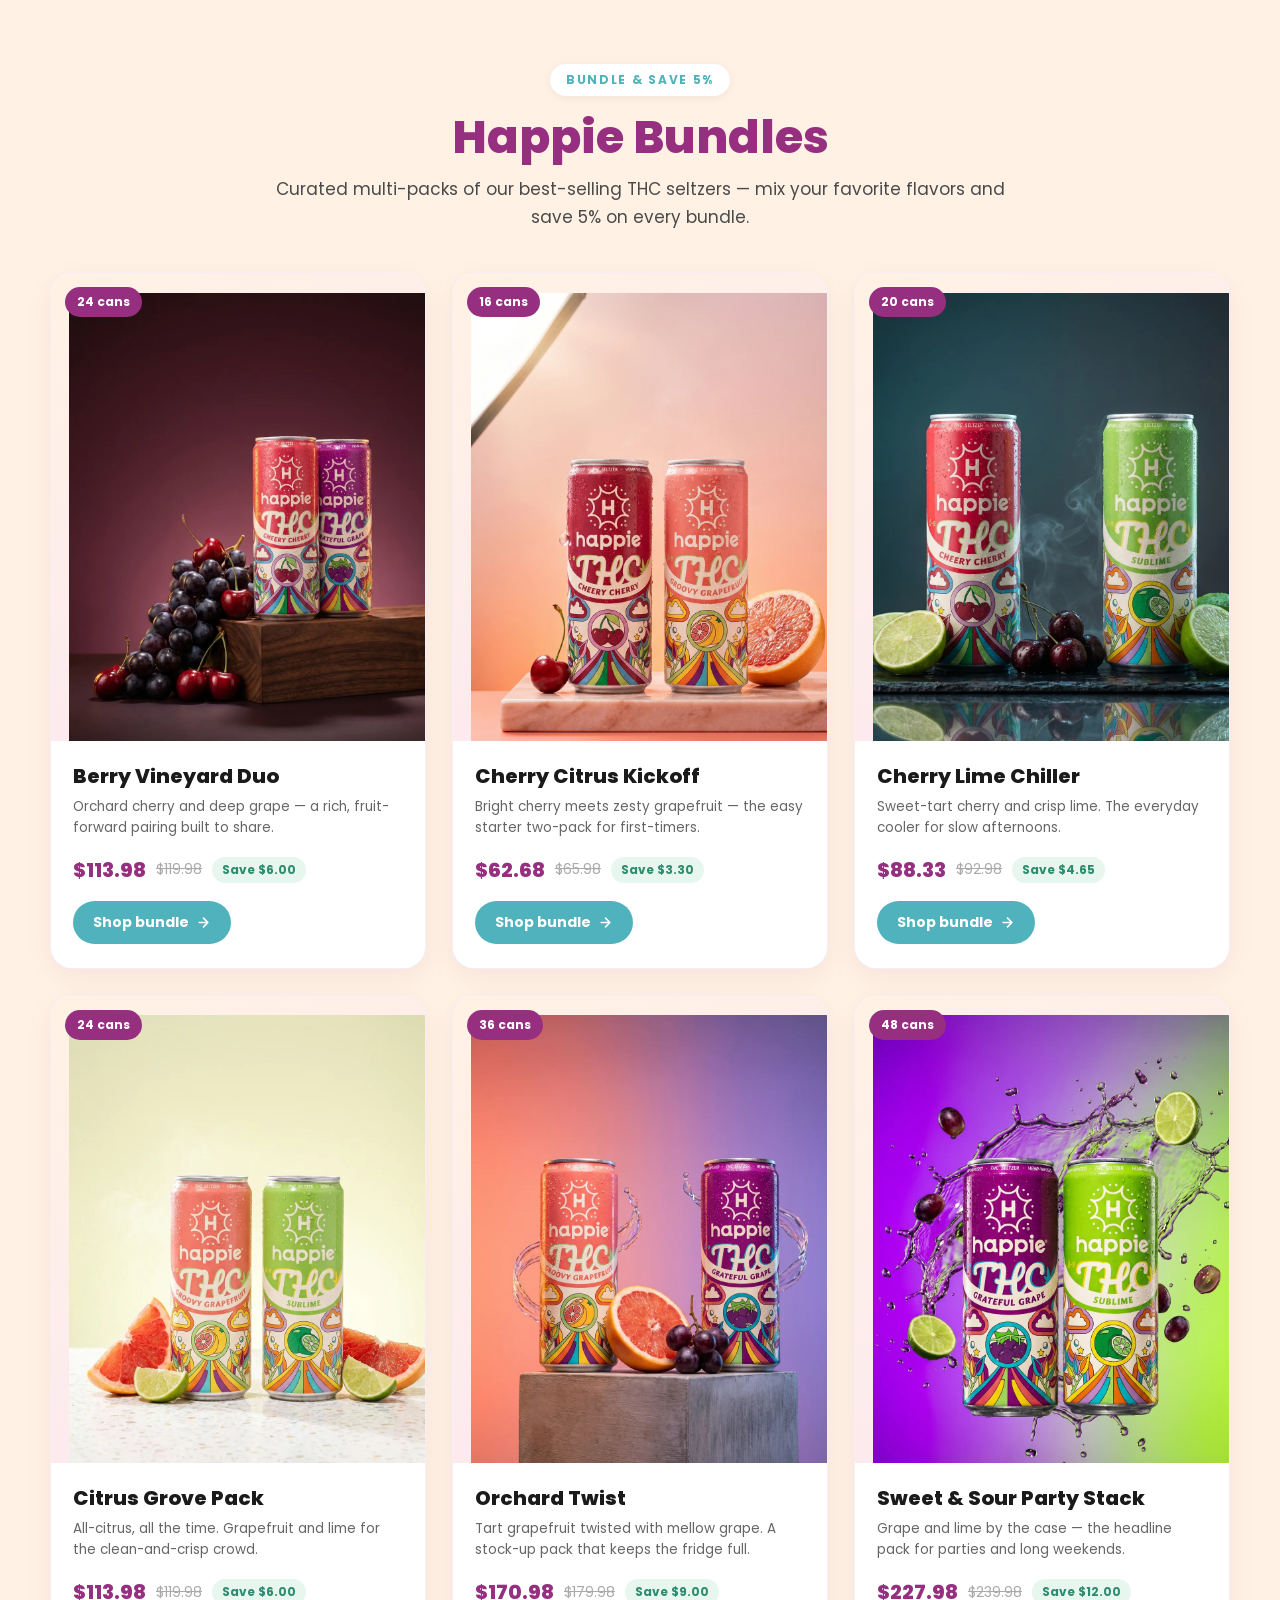
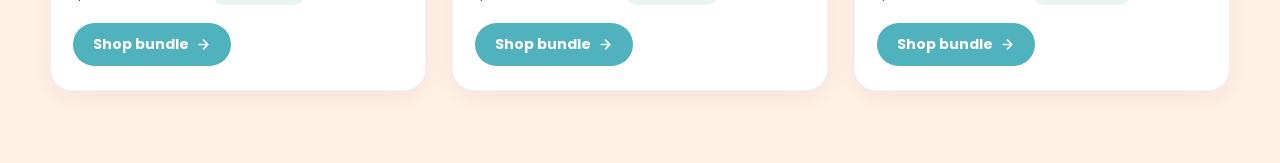
<file: bundle-previews/bundles-page.html>
<!doctype html>
<html lang="en"><head>
<meta charset="utf-8"><meta name="viewport" content="width=device-width,initial-scale=1">
<title>Happie Bundles — Preview</title>
<link rel="preconnect" href="https://fonts.googleapis.com"><link rel="preconnect" href="https://fonts.gstatic.com" crossorigin>
<link href="https://fonts.googleapis.com/css2?family=Poppins:wght@400;500;600;700;800&display=swap" rel="stylesheet">
<style>
  body{margin:0;background:#FFF2E4;font-family:'Poppins',system-ui,sans-serif;}
  .happie-bundles{padding:64px 0 72px;}
  .happie-bundles__inner{max-width:1180px;margin:0 auto;padding:0 24px;}
  .happie-bundles__head{text-align:center;max-width:760px;margin:0 auto 40px;}
  .happie-bundles__eyebrow{display:inline-block;font-size:12px;letter-spacing:.14em;text-transform:uppercase;font-weight:700;color:#50B2BD;background:#fff;padding:7px 16px;border-radius:999px;margin-bottom:16px;box-shadow:0 2px 10px rgba(0,0,0,.06);}
  .happie-bundles__title{font-size:clamp(30px,5vw,46px);font-weight:800;color:#962F80;margin:0 0 12px;line-height:1.1;}
  .happie-bundles__sub{font-size:17px;line-height:1.7;color:#4a4a4a;margin:0;}
  .happie-bundles__grid{display:grid;grid-template-columns:repeat(auto-fill,minmax(300px,1fr));gap:26px;}
  .happie-bundle-card{display:flex;flex-direction:column;background:#fff;border-radius:22px;overflow:hidden;text-decoration:none;border:1px solid rgba(150,47,128,.08);box-shadow:0 8px 26px rgba(150,47,128,.08);transition:transform .22s ease,box-shadow .22s ease;}
  .happie-bundle-card:hover{transform:translateY(-6px);box-shadow:0 18px 40px rgba(150,47,128,.16);}
  .happie-bundle-card__media{position:relative;aspect-ratio:4/5;background:linear-gradient(150deg,#FFF2E4 0%,#FBE7F3 100%);overflow:hidden;}
  .happie-bundle-card__media img{width:100%;height:100%;object-fit:contain;padding:18px;transition:transform .4s ease;}
  .happie-bundle-card:hover .happie-bundle-card__media img{transform:scale(1.05);}
  .happie-bundle-card__cans{position:absolute;top:14px;left:14px;z-index:1;font-size:12px;font-weight:700;color:#fff;background:#962F80;padding:6px 12px;border-radius:999px;}
  .happie-bundle-card__body{padding:20px 22px 24px;display:flex;flex-direction:column;flex:1;}
  .happie-bundle-card__name{font-size:20px;font-weight:800;color:#1a1a1a;margin:0 0 6px;}
  .happie-bundle-card__tag{font-size:13.5px;line-height:1.55;color:#666;margin:0 0 16px;flex:1;}
  .happie-bundle-card__priceline{display:flex;align-items:center;gap:10px;flex-wrap:wrap;margin-bottom:16px;}
  .happie-bundle-card__now{font-size:20px;font-weight:800;color:#962F80;}
  .happie-bundle-card__was{font-size:14px;color:#aaa;text-decoration:line-through;}
  .happie-bundle-card__save{font-size:12px;font-weight:700;color:#2e8b6f;background:#E7F6EF;padding:4px 10px;border-radius:999px;}
  .happie-bundle-card__cta{display:inline-flex;align-items:center;gap:7px;align-self:flex-start;background:#50B2BD;color:#fff;font-size:14px;font-weight:700;padding:11px 20px;border-radius:999px;transition:background-color .2s ease,gap .2s ease;}
  .happie-bundle-card:hover .happie-bundle-card__cta{background:#3f9aa4;gap:11px;}
  @media(max-width:600px){.happie-bundles__grid{grid-template-columns:1fr;}.happie-bundles__inner{padding:0 16px;}}
</style></head>
<body>
  <section class="happie-bundles"><div class="happie-bundles__inner">
    <div class="happie-bundles__head">
      <span class="happie-bundles__eyebrow">Bundle &amp; Save 5%</span>
      <h1 class="happie-bundles__title">Happie Bundles</h1>
      <p class="happie-bundles__sub">Curated multi-packs of our best-selling THC seltzers — mix your favorite flavors and save 5% on every bundle.</p>
    </div>
    <div class="happie-bundles__grid">
        <a class="happie-bundle-card" href="bundles/berry-vineyard-duo.html">
          <div class="happie-bundle-card__media">
            <span class="happie-bundle-card__cans">24 cans</span>
            <img src="assets/bundles/berry-vineyard-duo-1.webp" alt="Berry Vineyard Duo bundle" loading="lazy">
          </div>
          <div class="happie-bundle-card__body">
            <h3 class="happie-bundle-card__name">Berry Vineyard Duo</h3>
            <p class="happie-bundle-card__tag">Orchard cherry and deep grape — a rich, fruit-forward pairing built to share.</p>
            <div class="happie-bundle-card__priceline">
              <span class="happie-bundle-card__now">$113.98</span>
              <span class="happie-bundle-card__was">$119.98</span>
              <span class="happie-bundle-card__save">Save $6.00</span>
            </div>
            <span class="happie-bundle-card__cta">Shop bundle
              <svg width="15" height="15" viewBox="0 0 24 24" fill="none" stroke="currentColor" stroke-width="2.5" stroke-linecap="round" stroke-linejoin="round"><path d="M5 12h14M12 5l7 7-7 7"/></svg>
            </span>
          </div>
        </a>
        <a class="happie-bundle-card" href="bundles/cherry-citrus-kickoff.html">
          <div class="happie-bundle-card__media">
            <span class="happie-bundle-card__cans">16 cans</span>
            <img src="assets/bundles/cherry-citrus-kickoff-1.webp" alt="Cherry Citrus Kickoff bundle" loading="lazy">
          </div>
          <div class="happie-bundle-card__body">
            <h3 class="happie-bundle-card__name">Cherry Citrus Kickoff</h3>
            <p class="happie-bundle-card__tag">Bright cherry meets zesty grapefruit — the easy starter two-pack for first-timers.</p>
            <div class="happie-bundle-card__priceline">
              <span class="happie-bundle-card__now">$62.68</span>
              <span class="happie-bundle-card__was">$65.98</span>
              <span class="happie-bundle-card__save">Save $3.30</span>
            </div>
            <span class="happie-bundle-card__cta">Shop bundle
              <svg width="15" height="15" viewBox="0 0 24 24" fill="none" stroke="currentColor" stroke-width="2.5" stroke-linecap="round" stroke-linejoin="round"><path d="M5 12h14M12 5l7 7-7 7"/></svg>
            </span>
          </div>
        </a>
        <a class="happie-bundle-card" href="bundles/cherry-lime-chiller.html">
          <div class="happie-bundle-card__media">
            <span class="happie-bundle-card__cans">20 cans</span>
            <img src="assets/bundles/cherry-lime-chiller-1.webp" alt="Cherry Lime Chiller bundle" loading="lazy">
          </div>
          <div class="happie-bundle-card__body">
            <h3 class="happie-bundle-card__name">Cherry Lime Chiller</h3>
            <p class="happie-bundle-card__tag">Sweet-tart cherry and crisp lime. The everyday cooler for slow afternoons.</p>
            <div class="happie-bundle-card__priceline">
              <span class="happie-bundle-card__now">$88.33</span>
              <span class="happie-bundle-card__was">$92.98</span>
              <span class="happie-bundle-card__save">Save $4.65</span>
            </div>
            <span class="happie-bundle-card__cta">Shop bundle
              <svg width="15" height="15" viewBox="0 0 24 24" fill="none" stroke="currentColor" stroke-width="2.5" stroke-linecap="round" stroke-linejoin="round"><path d="M5 12h14M12 5l7 7-7 7"/></svg>
            </span>
          </div>
        </a>
        <a class="happie-bundle-card" href="bundles/citrus-grove-pack.html">
          <div class="happie-bundle-card__media">
            <span class="happie-bundle-card__cans">24 cans</span>
            <img src="assets/bundles/citrus-grove-pack-1.webp" alt="Citrus Grove Pack bundle" loading="lazy">
          </div>
          <div class="happie-bundle-card__body">
            <h3 class="happie-bundle-card__name">Citrus Grove Pack</h3>
            <p class="happie-bundle-card__tag">All-citrus, all the time. Grapefruit and lime for the clean-and-crisp crowd.</p>
            <div class="happie-bundle-card__priceline">
              <span class="happie-bundle-card__now">$113.98</span>
              <span class="happie-bundle-card__was">$119.98</span>
              <span class="happie-bundle-card__save">Save $6.00</span>
            </div>
            <span class="happie-bundle-card__cta">Shop bundle
              <svg width="15" height="15" viewBox="0 0 24 24" fill="none" stroke="currentColor" stroke-width="2.5" stroke-linecap="round" stroke-linejoin="round"><path d="M5 12h14M12 5l7 7-7 7"/></svg>
            </span>
          </div>
        </a>
        <a class="happie-bundle-card" href="bundles/orchard-twist.html">
          <div class="happie-bundle-card__media">
            <span class="happie-bundle-card__cans">36 cans</span>
            <img src="assets/bundles/orchard-twist-1.webp" alt="Orchard Twist bundle" loading="lazy">
          </div>
          <div class="happie-bundle-card__body">
            <h3 class="happie-bundle-card__name">Orchard Twist</h3>
            <p class="happie-bundle-card__tag">Tart grapefruit twisted with mellow grape. A stock-up pack that keeps the fridge full.</p>
            <div class="happie-bundle-card__priceline">
              <span class="happie-bundle-card__now">$170.98</span>
              <span class="happie-bundle-card__was">$179.98</span>
              <span class="happie-bundle-card__save">Save $9.00</span>
            </div>
            <span class="happie-bundle-card__cta">Shop bundle
              <svg width="15" height="15" viewBox="0 0 24 24" fill="none" stroke="currentColor" stroke-width="2.5" stroke-linecap="round" stroke-linejoin="round"><path d="M5 12h14M12 5l7 7-7 7"/></svg>
            </span>
          </div>
        </a>
        <a class="happie-bundle-card" href="bundles/sweet-sour-party-stack.html">
          <div class="happie-bundle-card__media">
            <span class="happie-bundle-card__cans">48 cans</span>
            <img src="assets/bundles/sweet-sour-party-stack-1.webp" alt="Sweet & Sour Party Stack bundle" loading="lazy">
          </div>
          <div class="happie-bundle-card__body">
            <h3 class="happie-bundle-card__name">Sweet & Sour Party Stack</h3>
            <p class="happie-bundle-card__tag">Grape and lime by the case — the headline pack for parties and long weekends.</p>
            <div class="happie-bundle-card__priceline">
              <span class="happie-bundle-card__now">$227.98</span>
              <span class="happie-bundle-card__was">$239.98</span>
              <span class="happie-bundle-card__save">Save $12.00</span>
            </div>
            <span class="happie-bundle-card__cta">Shop bundle
              <svg width="15" height="15" viewBox="0 0 24 24" fill="none" stroke="currentColor" stroke-width="2.5" stroke-linecap="round" stroke-linejoin="round"><path d="M5 12h14M12 5l7 7-7 7"/></svg>
            </span>
          </div>
        </a>
    </div>
  </div></section>
</body></html>
</file>
